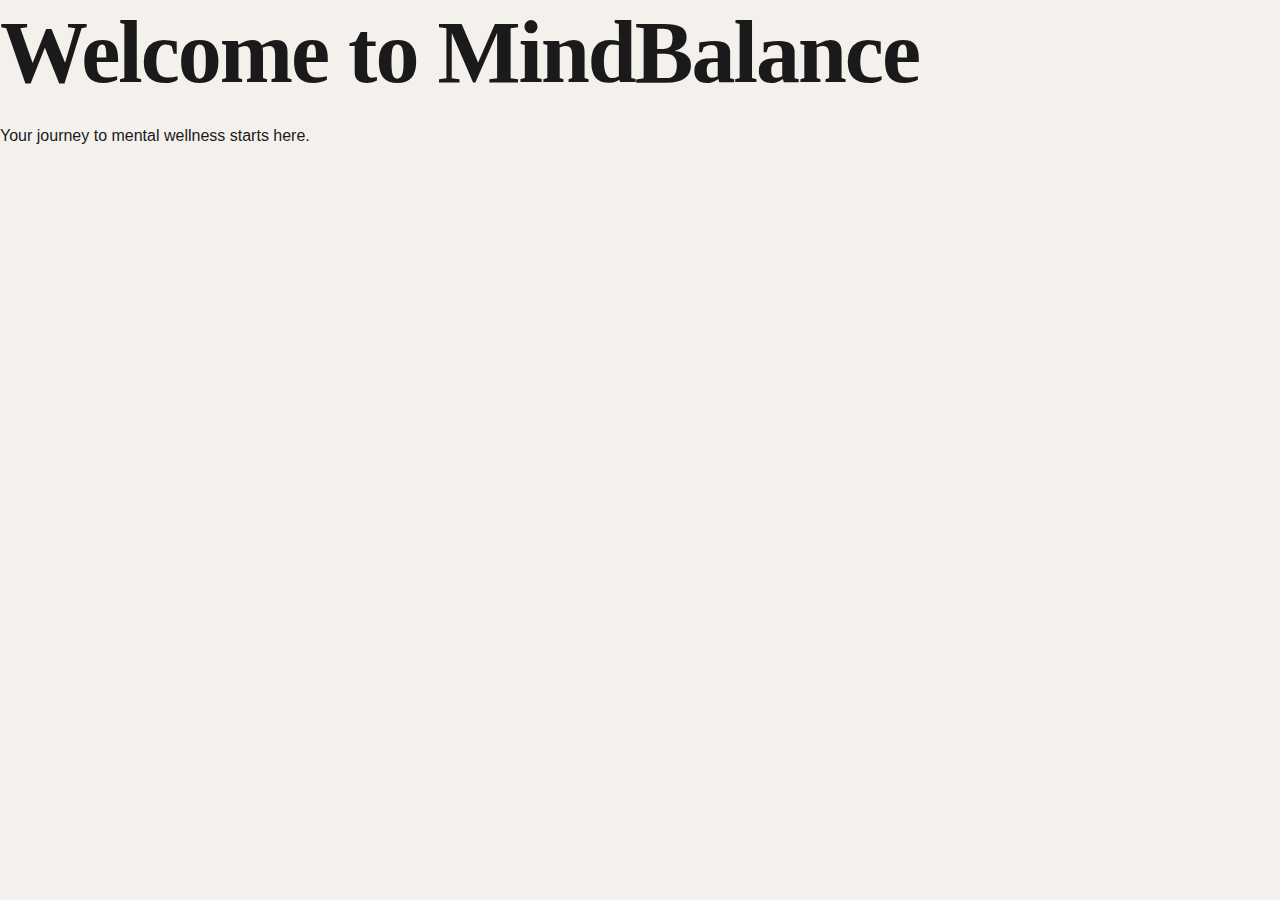
<file: index.html>
<!doctype html>
<html lang="en">
    <head>
        <meta charset="UTF-ार" />
        <meta name="viewport" content="width=device-width, initial-scale=1.0" />
        <title>MindBalance</title>
        <link rel="stylesheet" href="style.css" />
    </head>
    <body>
        <h1>Welcome to MindBalance</h1>
        <p>Your journey to mental wellness starts here.</p>

        <script src="script.js"></script>
    </body>
</html>
</file>
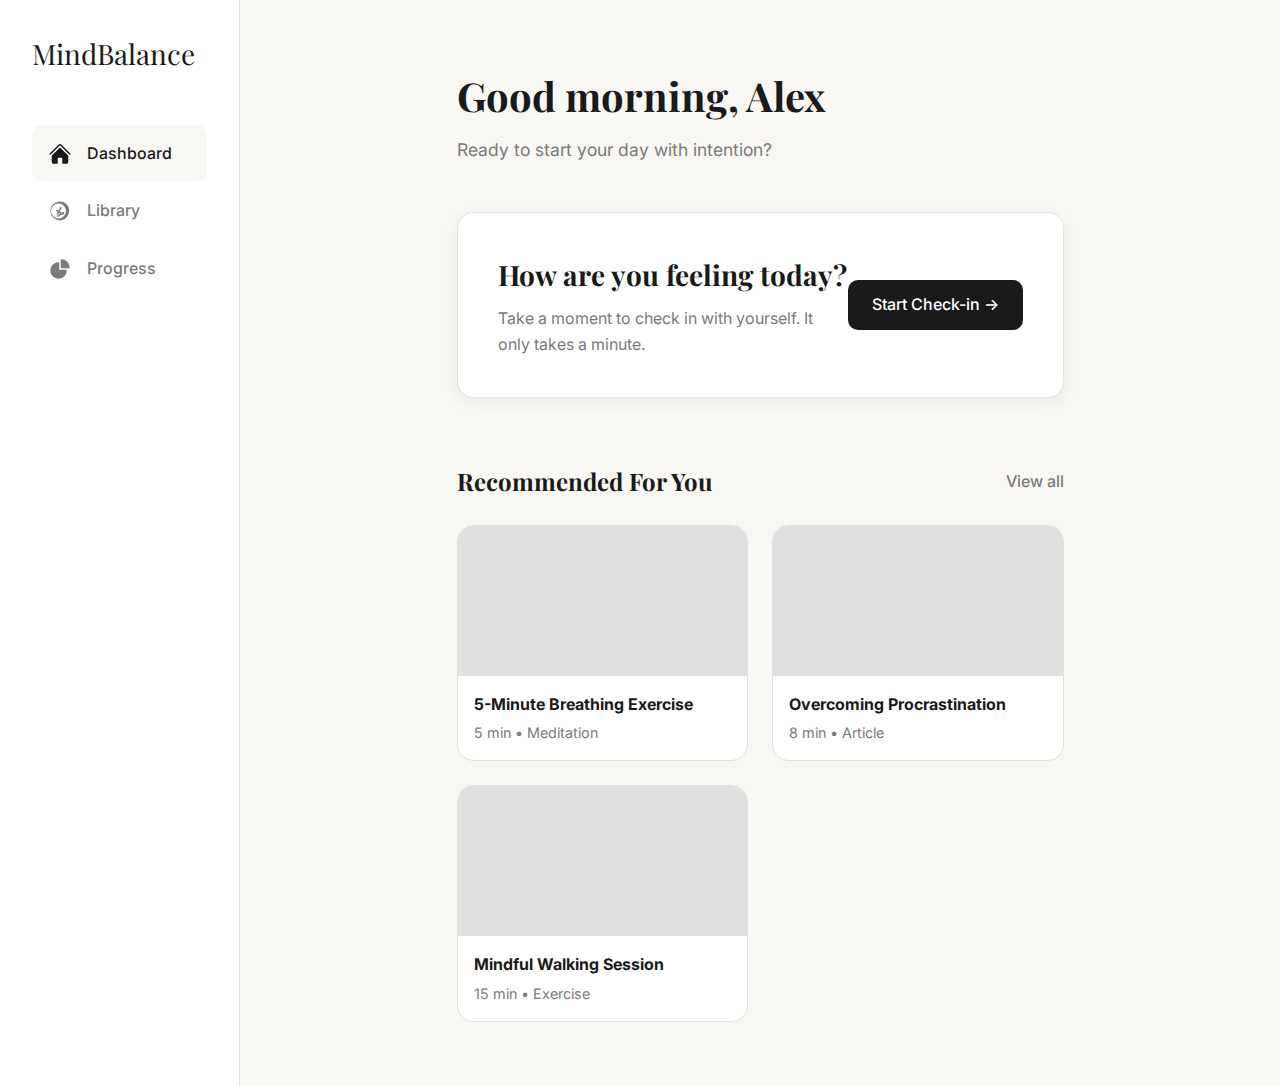
<file: app.html>
<!doctype html>
<html lang="en">
    <head>
        <meta charset="UTF-8" />
        <meta name="viewport" content="width=device-width, initial-scale=1.0" />
        <title>Your Dashboard - MindBalance</title>
        <link rel="stylesheet" href="app.css" />
        <link rel="preconnect" href="https://fonts.googleapis.com" />
        <link rel="preconnect" href="https://fonts.gstatic.com" crossorigin />
        <link
            href="https://fonts.googleapis.com/css2?family=Inter:wght@400;500;700&family=Playfair+Display:wght@600&display=swap"
            rel="stylesheet"
        />
    </head>
    <body>
        <div class="app-container">
            <!-- ===== SIDEBAR NAVIGATION ===== -->
            <aside class="sidebar">
                <div class="sidebar-header">
                    <a href="index.html" class="logo">MindBalance</a>
                </div>
                <nav class="sidebar-nav">
                    <ul>
                        <li class="active">
                            <a href="#" data-page="dashboard-page">
                                <svg
                                    xmlns="http://www.w3.org/2000/svg"
                                    viewBox="0 0 24 24"
                                    fill="currentColor"
                                >
                                    <path
                                        d="M11.47 3.84a.75.75 0 011.06 0l8.69 8.69a.75.75 0 101.06-1.06l-8.689-8.69a2.25 2.25 0 00-3.182 0l-8.69 8.69a.75.75 0 001.061 1.06l8.69-8.69z"
                                    />
                                    <path
                                        d="M12 5.432l8.159 8.159c.03.03.06.058.091.086v6.198c0 1.035-.84 1.875-1.875 1.875H15a.75.75 0 01-.75-.75v-4.5a.75.75 0 00-.75-.75h-3a.75.75 0 00-.75.75V21a.75.75 0 01-.75.75H5.625a1.875 1.875 0 01-1.875-1.875v-6.198a2.29 2.29 0 00.091-.086L12 5.43z"
                                    />
                                </svg>
                                <span>Dashboard</span>
                            </a>
                        </li>
                        <li>
                            <a href="#" data-page="library-page">
                                <svg
                                    xmlns="http://www.w3.org/2000/svg"
                                    viewBox="0 0 24 24"
                                    fill="currentColor"
                                >
                                    <path
                                        d="M10.5 4.5a7.5 7.5 0 100 15 7.5 7.5 0 000-15zM2.25 12a9.75 9.75 0 0115.64-7.443 9.75 9.75 0 01-5.635 16.886A9.75 9.75 0 012.25 12z"
                                    />
                                    <path
                                        d="M12.252 8.355a.75.75 0 011.238.905l-3.425 6.09a.75.75 0 01-1.238-.905l3.425-6.09zM15.42 13.06a.75.75 0 01.67 1.34l-6.09 3.425a.75.75 0 01-.67-1.34l6.09-3.425zM8.355 12.252a.75.75 0 01.905-1.238l6.09 3.425a.75.75 0 01-.905 1.238l-6.09-3.425z"
                                    />
                                </svg>
                                <span>Library</span>
                            </a>
                        </li>
                        <li>
                            <!-- Corrected link for Progress -->
                            <a href="#" data-page="progress-page">
                                <svg
                                    xmlns="http://www.w3.org/2000/svg"
                                    viewBox="0 0 24 24"
                                    fill="currentColor"
                                >
                                    <path
                                        fill-rule="evenodd"
                                        d="M2.25 13.5a8.25 8.25 0 018.25-8.25.75.75 0 01.75.75v6.75H18a.75.75 0 01.75.75 8.25 8.25 0 01-16.5 0z"
                                        clip-rule="evenodd"
                                    />
                                    <path
                                        fill-rule="evenodd"
                                        d="M12.75 3a.75.75 0 01.75-.75 8.25 8.25 0 018.25 8.25.75.75 0 01-.75.75h-7.5a.75.75 0 01-.75-.75V3z"
                                        clip-rule="evenodd"
                                    />
                                </svg>
                                <span>Progress</span>
                            </a>
                        </li>
                    </ul>
                </nav>
            </aside>

            <!-- ===== MAIN APP CONTENT ===== -->
            <main class="main-content">
                <!-- DASHBOARD PAGE -->
                <div class="page" id="dashboard-page">
                    <div class="main-header">
                        <h1>Good morning, Alex</h1>
                        <p>Ready to start your day with intention?</p>
                    </div>
                    <div class="card check-in-card">
                        <div class="card-content">
                            <h2>How are you feeling today?</h2>
                            <p>
                                Take a moment to check in with yourself. It only
                                takes a minute.
                            </p>
                        </div>
                        <a
                            href="#"
                            class="card-button"
                            id="start-check-in-button"
                            >Start Check-in &rarr;</a
                        >
                    </div>
                    <div class="content-section">
                        <div class="section-header">
                            <h3>Recommended For You</h3>
                            <a
                                href="#"
                                class="view-all-link"
                                data-page="library-page"
                                >View all</a
                            >
                        </div>
                        <div class="content-grid">
                            <div class="content-card">
                                <div class="card-image-placeholder"></div>
                                <h4>5-Minute Breathing Exercise</h4>
                                <span>5 min &bull; Meditation</span>
                            </div>
                            <div class="content-card">
                                <div class="card-image-placeholder"></div>
                                <h4>Overcoming Procrastination</h4>
                                <span>8 min &bull; Article</span>
                            </div>
                            <div class="content-card">
                                <div class="card-image-placeholder"></div>
                                <h4>Mindful Walking Session</h4>
                                <span>15 min &bull; Exercise</span>
                            </div>
                        </div>
                    </div>
                </div>

                <!-- LIBRARY PAGE (HIDDEN BY DEFAULT) -->
                <div class="page is-hidden" id="library-page">
                    <div class="main-header">
                        <h1>Content Library</h1>
                        <p>
                            Explore resources to help you on your wellness
                            journey.
                        </p>
                    </div>
                    <div class="filter-bar">
                        <button class="filter-button active" data-filter="all">
                            All
                        </button>
                        <button class="filter-button" data-filter="Meditation">
                            Meditations
                        </button>
                        <button class="filter-button" data-filter="Article">
                            Articles
                        </button>
                        <button class="filter-button" data-filter="Exercise">
                            Exercises
                        </button>
                    </div>
                    <div class="content-grid full-grid">
                        <div class="content-card" data-category="Meditation">
                            <div class="card-image-placeholder"></div>
                            <h4>5-Minute Breathing Exercise</h4>
                            <span>5 min &bull; Meditation</span>
                        </div>
                        <div class="content-card" data-category="Article">
                            <div class="card-image-placeholder"></div>
                            <h4>Overcoming Procrastination</h4>
                            <span>8 min &bull; Article</span>
                        </div>
                        <div class="content-card" data-category="Exercise">
                            <div class="card-image-placeholder"></div>
                            <h4>Mindful Walking Session</h4>
                            <span>15 min &bull; Exercise</span>
                        </div>
                        <div class="content-card" data-category="Meditation">
                            <div class="card-image-placeholder"></div>
                            <h4>Morning Gratitude</h4>
                            <span>7 min &bull; Meditation</span>
                        </div>
                        <div class="content-card" data-category="Article">
                            <div class="card-image-placeholder"></div>
                            <h4>The Science of Sleep</h4>
                            <span>12 min &bull; Article</span>
                        </div>
                        <div class="content-card" data-category="Exercise">
                            <div class="card-image-placeholder"></div>
                            <h4>Gentle Morning Stretches</h4>
                            <span>10 min &bull; Exercise</span>
                        </div>
                        <div class="content-card" data-category="Meditation">
                            <div class="card-image-placeholder"></div>
                            <h4>Focus and Concentration</h4>
                            <span>10 min &bull; Meditation</span>
                        </div>
                        <div class="content-card" data-category="Article">
                            <div class="card-image-placeholder"></div>
                            <h4>Building Healthy Habits</h4>
                            <span>9 min &bull; Article</span>
                        </div>
                    </div>
                </div>

                <!-- PROGRESS PAGE (HIDDEN BY DEFAULT) -->
                <div class="page is-hidden" id="progress-page">
                    <div class="main-header">
                        <h1>Your Progress</h1>
                        <p>
                            Review your journey and celebrate your consistency.
                        </p>
                    </div>
                    <div class="stats-grid">
                        <div class="stat-card">
                            <h4>Current Streak</h4>
                            <p>🔥 5 Days</p>
                        </div>
                        <div class="stat-card">
                            <h4>Check-ins this Month</h4>
                            <p>✅ 12</p>
                        </div>
                        <div class="stat-card">
                            <h4>Journal Entries</h4>
                            <p>✍️ 8</p>
                        </div>
                    </div>
                    <div class="history-section">
                        <h3>Mood History (Last 7 Days)</h3>
                        <div class="chart-container">
                            <div class="chart-day">
                                <div
                                    class="chart-bar happy"
                                    style="height: 90%"
                                ></div>
                                <span>Mon</span>
                            </div>
                            <div class="chart-day">
                                <div
                                    class="chart-bar good"
                                    style="height: 70%"
                                ></div>
                                <span>Tue</span>
                            </div>
                            <div class="chart-day">
                                <div
                                    class="chart-bar okay"
                                    style="height: 50%"
                                ></div>
                                <span>Wed</span>
                            </div>
                            <div class="chart-day">
                                <div
                                    class="chart-bar anxious"
                                    style="height: 40%"
                                ></div>
                                <span>Thu</span>
                            </div>
                            <div class="chart-day">
                                <div
                                    class="chart-bar good"
                                    style="height: 75%"
                                ></div>
                                <span>Fri</span>
                            </div>
                            <div class="chart-day">
                                <div
                                    class="chart-bar happy"
                                    style="height: 100%"
                                ></div>
                                <span>Sat</span>
                            </div>
                            <div class="chart-day">
                                <div
                                    class="chart-bar good"
                                    style="height: 80%"
                                ></div>
                                <span>Sun</span>
                            </div>
                        </div>
                    </div>
                    <div class="history-section">
                        <h3>Recent Journal Entries</h3>
                        <div class="entry-list">
                            <div class="entry-item">
                                <span class="entry-date">Yesterday</span>
                                <p class="entry-text">
                                    Felt pretty good today after getting a good
                                    night's sleep. The breathing exercise really
                                    helped before my big presentation...
                                </p>
                            </div>
                            <div class="entry-item">
                                <span class="entry-date">3 days ago</span>
                                <p class="entry-text">
                                    Was feeling a bit anxious about the upcoming
                                    exams. Wrote down a plan which made me feel
                                    more in control...
                                </p>
                            </div>
                        </div>
                    </div>
                </div>
            </main>
        </div>

        <!-- ===== DAILY CHECK-IN OVERLAY ===== -->
        <div class="check-in-overlay" id="check-in-overlay">
            <button class="close-button" id="close-check-in">&times;</button>
            <div class="check-in-flow">
                <div class="check-in-step active" data-step="1">
                    <h2>How are you feeling right now?</h2>
                    <div class="mood-selector">
                        <div class="mood-option" data-mood="Happy">
                            😊<span>Happy</span>
                        </div>
                        <div class="mood-option" data-mood="Good">
                            🙂<span>Good</span>
                        </div>
                        <div class="mood-option" data-mood="Okay">
                            😐<span>Okay</span>
                        </div>
                        <div class="mood-option" data-mood="Sad">
                            😟<span>Sad</span>
                        </div>
                        <div class="mood-option" data-mood="Anxious">
                            😥<span>Anxious</span>
                        </div>
                    </div>
                </div>
                <div class="check-in-step" data-step="2">
                    <h2>Care to share a few thoughts?</h2>
                    <p>
                        Writing can help clarify your feelings. This is a
                        private space, just for you.
                    </p>
                    <textarea
                        placeholder="Today was interesting because..."
                    ></textarea>
                    <div class="step-buttons">
                        <button class="secondary-button" data-action="skip">
                            Skip for now
                        </button>
                        <button class="primary-button" data-action="finish">
                            Finish Check-in
                        </button>
                    </div>
                </div>
                <div class="check-in-step" data-step="3">
                    <div class="completion-icon">✓</div>
                    <h2>Check-in Complete</h2>
                    <p>
                        Well done for taking a moment for yourself today. Your
                        thoughts are saved.
                    </p>
                    <button class="primary-button" data-action="close">
                        Back to Dashboard
                    </button>
                </div>
            </div>
        </div>

        <script src="app.js"></script>
    </body>
</html>
</file>
<file: style.css>
/* ---
MindBalance CSS Overhaul
Inspired by Zen Browser's light, fluid, and elegant design.
--- */

/* --- 1. Global Styles & Root Variables --- */
:root {
    --background-color: #f4f1ed;
    --text-color: #1a1a1a;
    --text-secondary-color: #5f5f5f;
    --accent-color: #d95757;
    --surface-color: #ffffff;
    --border-color: #e5e2de;
    --footer-background: #1a1a1a;

    --font-heading: "Playfair Display", serif;
    --font-body:
        "Inter", -apple-system, BlinkMacSystemFont, "Segoe UI", Roboto,
        sans-serif;

    --border-radius-lg: 16px; /* For large containers */
    --border-radius-md: 10px; /* For cards and buttons */
    --transition-speed: 0.4s;
    --easing: cubic-bezier(0.16, 1, 0.3, 1); /* A smooth, high-quality ease */
}

* {
    box-sizing: border-box;
    margin: 0;
    padding: 0;
}

html {
    scroll-behavior: smooth;
}

body {
    font-family: var(--font-body);
    background-color: var(--background-color);
    color: var(--text-color);
    line-height: 1.7;
    -webkit-font-smoothing: antialiased;
    -moz-osx-font-smoothing: grayscale;
}

.container {
    max-width: 1240px;
    margin: 0 auto;
    padding: 0 40px;
}

/* --- 2. Typography --- */
h1,
h2,
h3,
h4 {
    font-family: var(--font-heading);
    line-height: 1.2;
    margin-bottom: 1rem;
    font-weight: 600;
}

h1 {
    font-size: 5.5rem;
    letter-spacing: -2px;
}

h2 {
    font-size: 3.5rem;
    text-align: center;
    margin-bottom: 1.5rem;
}

p.section-subtitle {
    font-size: 1.1rem;
    max-width: 600px;
    margin: 0 auto 5rem auto; /* ADJUSTED: Increased bottom margin for more space after subtitle */
    text-align: center;
    color: var(--text-secondary-color);
}

.accent-color {
    color: var(--accent-color);
    font-style: italic;
}

/* --- 3. Header & Navigation --- */
.site-header {
    padding: 25px 0;
    border-bottom: 1px solid var(--border-color);
}

.site-nav {
    display: flex;
    justify-content: space-between;
    align-items: center;
}

.logo {
    font-size: 1.75rem;
    font-family: var(--font-heading);
    color: var(--text-color);
    text-decoration: none;
}

.nav-links {
    list-style: none;
    display: flex;
    align-items: center;
    gap: 35px;
}

.nav-links a {
    color: var(--text-secondary-color);
    font-weight: 500;
    text-decoration: none;
    transition: color 0.3s ease;
}

.nav-links a:hover {
    color: var(--text-color);
}

.nav-button {
    background-color: var(--text-color);
    color: #fff;
    padding: 12px 22px;
    border-radius: var(--border-radius-md);
    text-decoration: none;
    font-weight: 500;
    transition:
        transform 0.3s ease,
        background-color 0.3s ease;
}
.nav-button:hover {
    background-color: #000;
    transform: scale(1.05);
}

/* --- 4. Hero Section --- */
.hero {
    text-align: center;
    padding: 140px 0 220px 0; /* ADJUSTED: Increased vertical padding for more impact */
    position: relative;
}

.hero-content {
    max-width: 900px;
    margin: 0 auto;
}

.hero .subtitle {
    font-size: 1.25rem;
    line-height: 1.6;
    max-width: 650px;
    margin: 1rem auto 3rem auto; /* ADJUSTED: Added top margin and increased bottom margin */
    color: var(--text-secondary-color);
}

.hero-buttons {
    display: flex;
    justify-content: center;
    align-items: center;
    gap: 15px;
    flex-wrap: wrap;
}

.cta-button,
.secondary-button {
    display: inline-block;
    padding: 14px 28px;
    border-radius: var(--border-radius-md);
    font-weight: 500;
    text-decoration: none;
    transition: all 0.3s ease;
    border: 1px solid transparent;
}

.cta-button {
    background: var(--text-color);
    color: var(--background-color);
}
.cta-button:hover {
    background: #000;
    transform: translateY(-3px);
    box-shadow: 0 4px 20px rgba(0, 0, 0, 0.1);
}

.secondary-button {
    background: rgba(0, 0, 0, 0.05);
    color: var(--text-color);
    border: 1px solid transparent;
}
.secondary-button:hover {
    background: var(--surface-color);
    border-color: var(--border-color);
    transform: translateY(-3px);
    box-shadow: 0 4px 15px rgba(0, 0, 0, 0.05);
}

.hero-preview-bar-wrapper {
    position: absolute;
    bottom: 80px; /* ADJUSTED: Increased distance from the bottom */
    left: 50%;
    transform: translateX(-50%);
    width: 90%;
    max-width: 800px;
}
.hero-preview-bar {
    background: #fff;
    padding: 15px 25px;
    border-radius: var(--border-radius-md);
    border: 1px solid var(--border-color);
    box-shadow: 0 10px 40px -10px rgba(0, 0, 0, 0.1);
    display: flex;
    justify-content: space-between;
    align-items: center;
}
.app-info {
    display: flex;
    align-items: center;
    gap: 10px;
}
.version-tag {
    font-size: 0.8rem;
    padding: 3px 8px;
    background: #eee;
    border-radius: 6px;
    color: #666;
}
.bar-links {
    display: flex;
    align-items: center;
    gap: 20px;
}
.bar-links a {
    text-decoration: none;
    color: var(--text-secondary-color);
    font-weight: 500;
}
.bar-links a.download-link {
    background: #f0f0f0;
    padding: 8px 15px;
    border-radius: 8px;
    color: var(--text-color);
}

/* --- 5. Features Section --- */
.features-section {
    padding: 140px 0; /* ADJUSTED: Increased vertical padding */
    background: var(--surface-color);
    border-top: 1px solid var(--border-color);
    border-bottom: 1px solid var(--border-color);
}
.features-content {
    display: grid;
    grid-template-columns: 1fr 1.2fr;
    align-items: flex-start;
    gap: 120px; /* ADJUSTED: Increased gap between text and visual */
}
.features-text h2 {
    text-align: left;
}
.features-text .section-subtitle {
    text-align: left;
    margin: 0 0 3.5rem 0; /* ADJUSTED: Increased bottom margin */
}
.feature-item {
    margin-bottom: 3rem; /* ADJUSTED: Increased margin between feature items */
}
.feature-item h3 {
    font-size: 1.5rem;
}
.features-visual .visual-card {
    background: var(--background-color);
    border-radius: var(--border-radius-lg);
    border: 1px solid var(--border-color);
    padding: 20px;
    box-shadow: 0 20px 50px -20px rgba(0, 0, 0, 0.15);
}
.features-visual img {
    width: 100%;
    display: block;
    border-radius: var(--border-radius-md);
}

/* --- 6. Values Section --- */
.values-section {
    padding: 140px 0; /* ADJUSTED: Increased vertical padding */
}
.values-grid {
    display: grid;
    grid-template-columns: repeat(3, 1fr);
    gap: 30px; /* ADJUSTED: Increased gap */
}
.value-item {
    background: var(--surface-color);
    padding: 25px 30px; /* ADJUSTED: Increased padding */
    border: 1px solid var(--border-color);
    border-radius: var(--border-radius-md);
    font-weight: 500;
}
.value-item .icon {
    margin-right: 15px; /* ADJUSTED: More space for icon */
    color: var(--accent-color);
}

/* --- 7. Footer --- */
.site-footer {
    padding: 100px 0 0 0; /* ADJUSTED: Increased top padding */
    background: var(--footer-background);
    color: #a0a0a0;
}
.footer-content {
    display: grid;
    grid-template-columns: 1.5fr 2fr;
    gap: 80px;
    padding-bottom: 80px; /* ADJUSTED: Increased bottom padding */
}
.footer-branding h3 {
    font-size: 2rem;
    color: #fff;
}
.footer-branding p {
    max-width: 300px;
    margin-bottom: 2rem;
}
.footer-branding .cta-button {
    background: var(--surface-color);
    color: var(--text-color);
}
.footer-links {
    display: grid;
    grid-template-columns: repeat(3, 1fr);
    gap: 40px;
}
.link-column h4 {
    color: #fff;
    margin-bottom: 1.5rem;
}
.link-column ul {
    list-style: none;
}
.link-column ul a {
    color: #a0a0a0;
    text-decoration: none;
    display: block;
    margin-bottom: 1rem;
    transition: color 0.3s ease;
}
.link-column ul a:hover {
    color: #fff;
}
.footer-bottom {
    padding: 40px 0; /* ADJUSTED: Increased padding */
    border-top: 1px solid #333;
    text-align: center;
}

/* --- 8. Animation System --- */
.hero-animate,
.feature-item,
.features-visual,
.value-item,
.footer-branding,
.link-column,
.features-text h2,
.features-text .section-subtitle,
.values-section h2,
.values-section .section-subtitle {
    opacity: 0;
    transform: translateY(40px);
    transition:
        opacity 0.8s var(--easing),
        transform 0.8s var(--easing);
}
.visible {
    opacity: 1;
    transform: translateY(0);
}
.feature-item:nth-of-type(1) {
    transition-delay: 0.1s;
}
.feature-item:nth-of-type(2) {
    transition-delay: 0.2s;
}
.feature-item:nth-of-type(3) {
    transition-delay: 0.3s;
}

/* --- 9. Responsive --- */
@media (max-width: 1024px) {
    .features-content {
        grid-template-columns: 1fr;
        gap: 80px; /* ADJUSTED */
    }
    .footer-content {
        grid-template-columns: 1fr;
        gap: 60px;
    }
}
@media (max-width: 768px) {
    .container {
        padding: 0 20px;
    }
    h1 {
        font-size: 3.5rem;
        letter-spacing: -1px;
    }
    h2 {
        font-size: 2.8rem;
    }
    .nav-links {
        display: none;
    }
    .values-grid {
        grid-template-columns: 1fr;
    }
    .footer-links {
        grid-template-columns: repeat(2, 1fr);
    }
    .hero-preview-bar {
        flex-direction: column;
        gap: 15px;
    }
    /* ADJUSTED: Reduced padding on mobile for better spacing */
    .hero {
        padding: 100px 0 180px 0;
    }
    .features-section,
    .values-section {
        padding: 100px 0;
    }
}
</file>
<file: app.css>
/* ---
MindBalance Application Styles
--- */

/* --- 1. Global Styles & Root Variables --- */
:root {
    --app-background: #f8f7f4;
    --sidebar-background: #ffffff;
    --surface-color: #ffffff;
    --text-color: #1a1a1a;
    --text-secondary-color: #7a7a7a;
    --accent-color: #d95757;
    --border-color: #e5e2de;
    --shadow-color: rgba(0, 0, 0, 0.05);

    --font-heading: "Playfair Display", serif;
    --font-body:
        "Inter", -apple-system, BlinkMacSystemFont, "Segoe UI", Roboto,
        sans-serif;

    --border-radius-lg: 16px;
    --border-radius-md: 10px;
}

* {
    box-sizing: border-box;
    margin: 0;
    padding: 0;
}

body {
    font-family: var(--font-body);
    background-color: var(--app-background);
    color: var(--text-color);
    line-height: 1.6;
    -webkit-font-smoothing: antialiased;
}

/* --- 2. Main App Layout --- */
.app-container {
    display: grid;
    grid-template-columns: 240px 1fr; /* Sidebar width and main content */
    min-height: 100vh;
}

/* --- 3. Sidebar Navigation --- */
.sidebar {
    background: var(--sidebar-background);
    border-right: 1px solid var(--border-color);
    padding: 2rem;
    display: flex;
    flex-direction: column;
}
.sidebar-header .logo {
    font-size: 1.75rem;
    font-family: var(--font-heading);
    color: var(--text-color);
    text-decoration: none;
    display: block;
    margin-bottom: 3rem;
}
.sidebar-nav ul {
    list-style: none;
}
.sidebar-nav li a {
    display: flex;
    align-items: center;
    gap: 15px;
    padding: 1rem;
    border-radius: var(--border-radius-md);
    text-decoration: none;
    color: var(--text-secondary-color);
    font-weight: 500;
    transition:
        background-color 0.3s,
        color 0.3s;
}
.sidebar-nav li a svg {
    width: 24px;
    height: 24px;
}
.sidebar-nav li.active a,
.sidebar-nav li a:hover {
    background-color: var(--app-background);
    color: var(--text-color);
}

/* --- 4. Main Content Area --- */
.main-content {
    padding: 4rem 5rem;
    max-width: 1000px;
    margin: 0 auto;
}
.main-header {
    margin-bottom: 3rem;
}
.main-header h1 {
    font-family: var(--font-heading);
    font-size: 2.5rem;
    margin-bottom: 0.5rem;
}
.main-header p {
    color: var(--text-secondary-color);
    font-size: 1.1rem;
}

/* --- 5. Cards --- */
.card {
    background: var(--surface-color);
    border-radius: var(--border-radius-lg);
    border: 1px solid var(--border-color);
    box-shadow: 0 5px 15px var(--shadow-color);
}
.check-in-card {
    display: flex;
    justify-content: space-between;
    align-items: center;
    padding: 2.5rem;
    margin-bottom: 4rem;
}
.check-in-card h2 {
    font-family: var(--font-heading);
    font-size: 1.75rem;
    margin-bottom: 0.5rem;
}
.check-in-card p {
    color: var(--text-secondary-color);
    max-width: 350px;
}
.card-button {
    background: var(--text-color);
    color: #fff;
    padding: 12px 24px;
    border-radius: var(--border-radius-md);
    text-decoration: none;
    font-weight: 500;
    white-space: nowrap;
    transition: transform 0.3s ease;
}
.card-button:hover {
    transform: scale(1.05);
}

/* --- 6. Content Section & Grid --- */
.content-section .section-header {
    display: flex;
    justify-content: space-between;
    align-items: center;
    margin-bottom: 1.5rem;
}
.content-section h3 {
    font-family: var(--font-heading);
    font-size: 1.5rem;
}
.view-all-link {
    color: var(--text-secondary-color);
    text-decoration: none;
    font-weight: 500;
}
.content-grid {
    display: grid;
    grid-template-columns: repeat(auto-fit, minmax(250px, 1fr));
    gap: 1.5rem;
}
.content-card {
    background: var(--surface-color);
    border-radius: var(--border-radius-lg);
    border: 1px solid var(--border-color);
    overflow: hidden; /* Important for border radius on image */
    transition:
        transform 0.3s,
        box-shadow 0.3s;
}
.content-card:hover {
    transform: translateY(-5px);
    box-shadow: 0 10px 20px var(--shadow-color);
}
.card-image-placeholder {
    height: 150px;
    background-color: #e0e0e0;
}
.content-card h4 {
    font-family: var(--font-body);
    font-weight: 700;
    padding: 1rem 1rem 0.25rem 1rem;
}
.content-card span {
    display: block;
    padding: 0 1rem 1rem 1rem;
    font-size: 0.9rem;
    color: var(--text-secondary-color);
}

/* --- 7. Responsive --- */
@media (max-width: 1200px) {
    .main-content {
        padding: 3rem 4rem;
    }
}

@media (max-width: 992px) {
    .app-container {
        grid-template-columns: 1fr; /* Stack sidebar and main content */
    }
    .sidebar {
        grid-row: 2; /* Move sidebar to the bottom on mobile */
        flex-direction: row;
        justify-content: center;
        padding: 0.5rem;
        border-top: 1px solid var(--border-color);
        border-right: none;
        height: 60px;
        position: fixed;
        bottom: 0;
        width: 100%;
    }
    .sidebar-header {
        display: none;
    }
    .sidebar-nav ul {
        display: flex;
        gap: 0.5rem;
    }
    .sidebar-nav li a {
        flex-direction: column;
        gap: 5px;
        padding: 0.5rem 1rem;
    }
    .sidebar-nav li a span {
        font-size: 0.7rem;
    }
    .main-content {
        padding: 2rem;
        padding-bottom: 80px; /* Add padding to avoid overlap with bottom bar */
    }
}
/* --- 8. Daily Check-in Overlay --- */
.check-in-overlay {
    position: fixed;
    top: 0;
    left: 0;
    width: 100%;
    height: 100%;
    background: var(--app-background);
    z-index: 2000;
    display: flex;
    justify-content: center;
    align-items: center;

    /* Hidden by default */
    opacity: 0;
    visibility: hidden;
    transform: scale(1.1);
    transition:
        opacity 0.4s ease,
        visibility 0.4s ease,
        transform 0.4s ease;
}

.check-in-overlay.visible {
    opacity: 1;
    visibility: visible;
    transform: scale(1);
}

.close-button {
    position: absolute;
    top: 2rem;
    right: 3rem;
    background: none;
    border: none;
    font-size: 3rem;
    color: #ccc;
    cursor: pointer;
    transition: color 0.3s ease;
}
.close-button:hover {
    color: #888;
}

.check-in-flow {
    text-align: center;
    max-width: 600px;
    width: 90%;
}

.check-in-step {
    display: none; /* Hide all steps by default */
}
.check-in-step.active {
    display: block; /* Show only the active step */
}

.check-in-step h2 {
    font-family: var(--font-heading);
    font-size: 2.25rem;
    margin-bottom: 1rem;
}
.check-in-step p {
    color: var(--text-secondary-color);
    font-size: 1.1rem;
    margin-bottom: 3rem;
}

/* Step 1: Mood Selector Styles */
.mood-selector {
    display: flex;
    justify-content: center;
    gap: 1.5rem;
    flex-wrap: wrap;
}
.mood-option {
    cursor: pointer;
    display: flex;
    flex-direction: column;
    align-items: center;
    gap: 0.5rem;
    font-size: 4rem;
    transition: transform 0.3s ease;
}
.mood-option:hover {
    transform: scale(1.1);
}
.mood-option span {
    font-size: 1rem;
    font-weight: 500;
    color: var(--text-secondary-color);
}

/* Step 2: Journaling Styles */
.check-in-step textarea {
    width: 100%;
    height: 150px;
    padding: 1rem;
    font-family: var(--font-body);
    font-size: 1rem;
    border: 1px solid var(--border-color);
    border-radius: var(--border-radius-md);
    background: var(--surface-color);
    resize: none;
    margin-bottom: 2rem;
}
.step-buttons {
    display: flex;
    justify-content: center;
    gap: 1rem;
}
.primary-button,
.secondary-button {
    border: none;
    padding: 12px 24px;
    font-size: 1rem;
    font-weight: 500;
    border-radius: var(--border-radius-md);
    cursor: pointer;
    transition: all 0.3s ease;
}
.primary-button {
    background: var(--text-color);
    color: #fff;
}
.secondary-button {
    background: #e9e9e9;
    color: var(--text-secondary-color);
}
.primary-button:hover,
.secondary-button:hover {
    transform: translateY(-2px);
}

/* Step 3: Completion Styles */
.completion-icon {
    font-size: 3rem;
    width: 80px;
    height: 80px;
    line-height: 80px;
    border-radius: 50%;
    background: #28a745;
    color: #fff;
    margin: 0 auto 2rem auto;
}
/* --- 9. Multi-Page and Library Styles --- */
.page {
    /* Styles for our page containers */
    animation: fadeIn 0.5s ease;
}

@keyframes fadeIn {
    from {
        opacity: 0;
        transform: translateY(10px);
    }
    to {
        opacity: 1;
        transform: translateY(0);
    }
}

.is-hidden {
    display: none !important;
}

.filter-bar {
    display: flex;
    gap: 0.75rem;
    margin-bottom: 2rem;
}

.filter-button {
    font-family: var(--font-body);
    background: var(--surface-color);
    border: 1px solid var(--border-color);
    color: var(--text-secondary-color);
    padding: 10px 20px;
    font-size: 0.9rem;
    font-weight: 500;
    border-radius: var(--border-radius-md);
    cursor: pointer;
    transition: all 0.3s ease;
}

.filter-button:hover {
    background: #f0f0f0;
    border-color: #ddd;
}

.filter-button.active {
    background: var(--text-color);
    color: #fff;
    border-color: var(--text-color);
}

.content-grid.full-grid {
    /* Make the library grid more expansive */
    grid-template-columns: repeat(auto-fit, minmax(250px, 1fr));
}
/* --- 10. Progress Page Styles --- */
.stats-grid {
    display: grid;
    grid-template-columns: repeat(auto-fit, minmax(200px, 1fr));
    gap: 1.5rem;
    margin-bottom: 4rem;
}

.stat-card {
    background: var(--surface-color);
    border: 1px solid var(--border-color);
    border-radius: var(--border-radius-lg);
    padding: 1.5rem;
}

.stat-card h4 {
    font-family: var(--font-body);
    font-weight: 500;
    color: var(--text-secondary-color);
    font-size: 1rem;
    margin-bottom: 0.5rem;
}

.stat-card p {
    font-family: var(--font-body);
    font-weight: 700;
    font-size: 2rem;
    color: var(--text-color);
}

.history-section {
    background: var(--surface-color);
    border: 1px solid var(--border-color);
    border-radius: var(--border-radius-lg);
    padding: 2rem;
    margin-bottom: 1.5rem;
}

.history-section h3 {
    font-family: var(--font-heading);
    font-size: 1.5rem;
    margin-bottom: 2rem;
}

.chart-container {
    display: flex;
    justify-content: space-around;
    align-items: flex-end;
    height: 200px;
    border-bottom: 1px solid var(--border-color);
    padding-bottom: 1rem;
}

.chart-day {
    display: flex;
    flex-direction: column;
    align-items: center;
    gap: 0.5rem;
    flex-grow: 1;
}

.chart-bar {
    width: 30px;
    border-radius: 5px;
    transition: height 0.5s ease-out;
}

/* Mood colors for the chart */
.chart-bar.happy {
    background-color: #28a745;
}
.chart-bar.good {
    background-color: #a3d9a5;
}
.chart-bar.okay {
    background-color: #fdcb6e;
}
.chart-bar.sad {
    background-color: #74b9ff;
}
.chart-bar.anxious {
    background-color: #ff7675;
}

.chart-day span {
    font-size: 0.9rem;
    font-weight: 500;
    color: var(--text-secondary-color);
}

.entry-list {
    display: flex;
    flex-direction: column;
    gap: 1.5rem;
}

.entry-item .entry-date {
    font-size: 0.9rem;
    font-weight: 700;
    color: var(--text-color);
    display: block;
    margin-bottom: 0.25rem;
}

.entry-item .entry-text {
    color: var(--text-secondary-color);
    line-height: 1.6;
}
</file>
